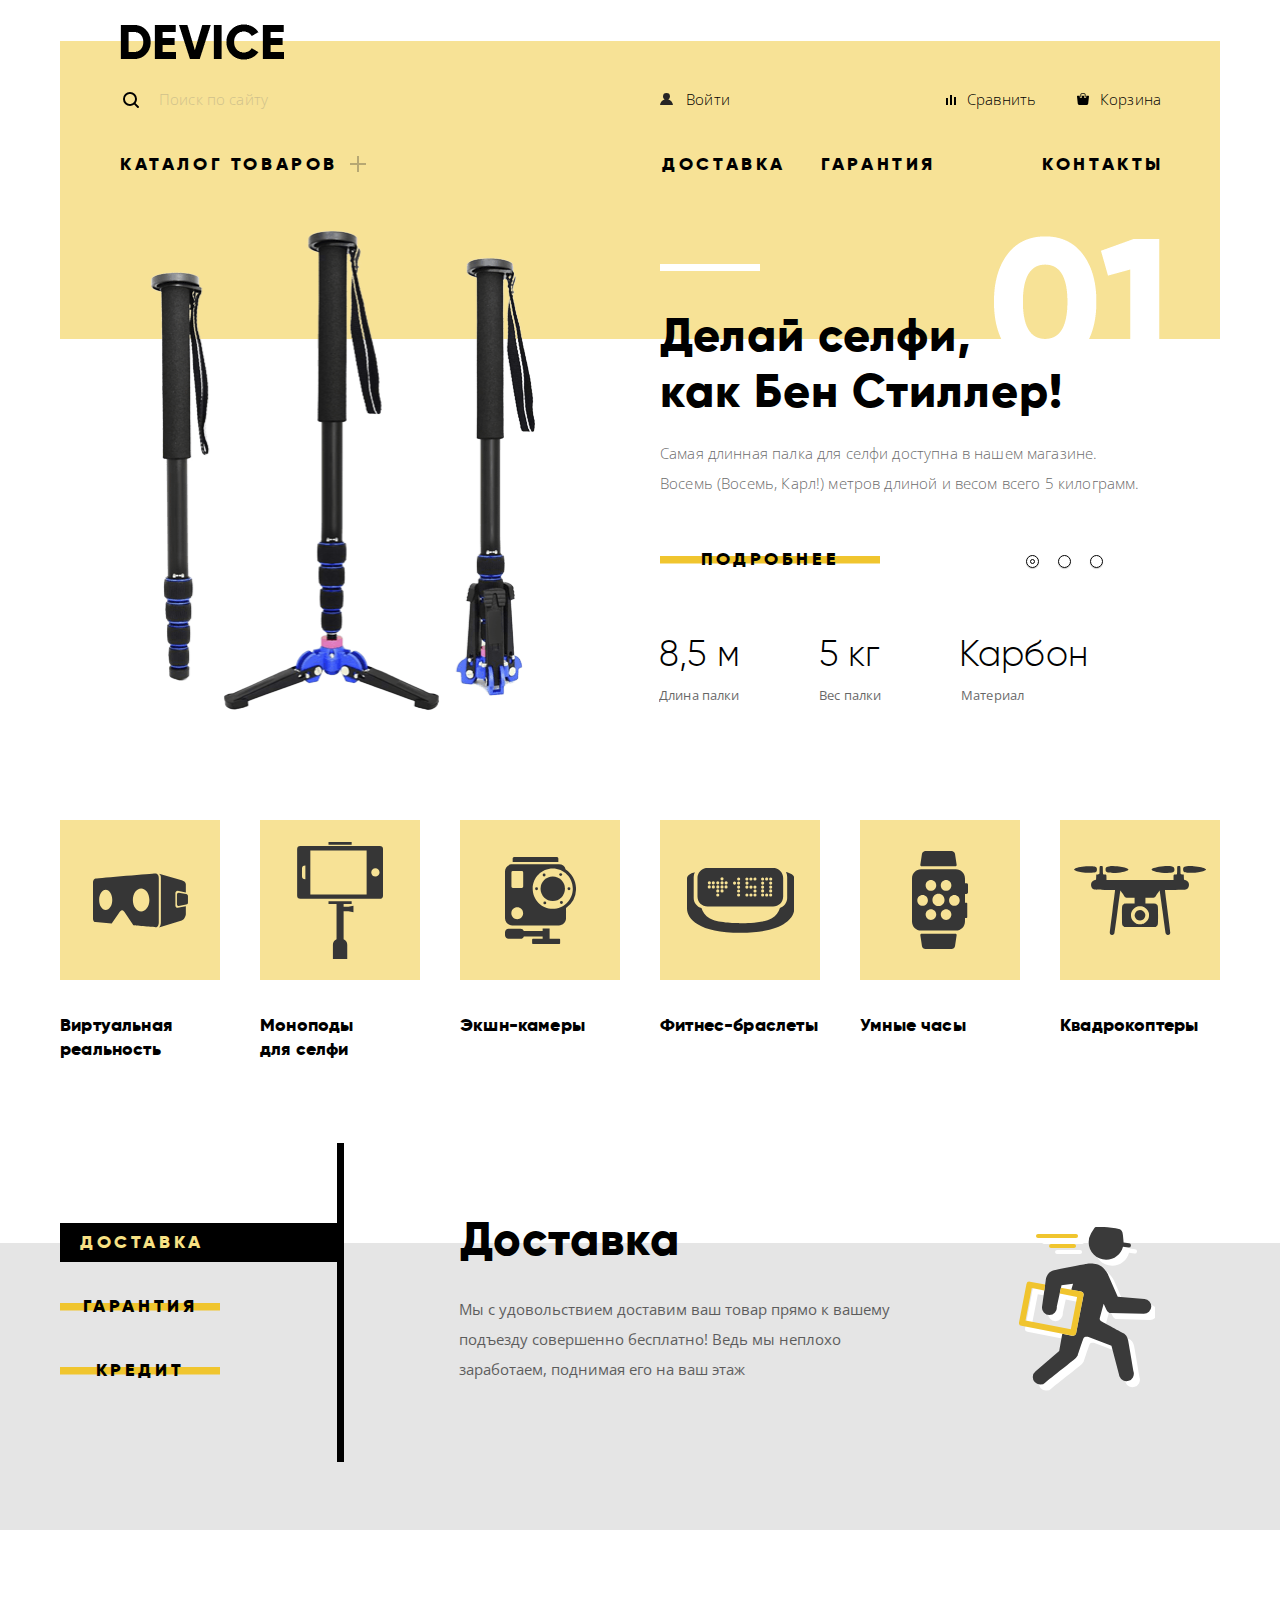
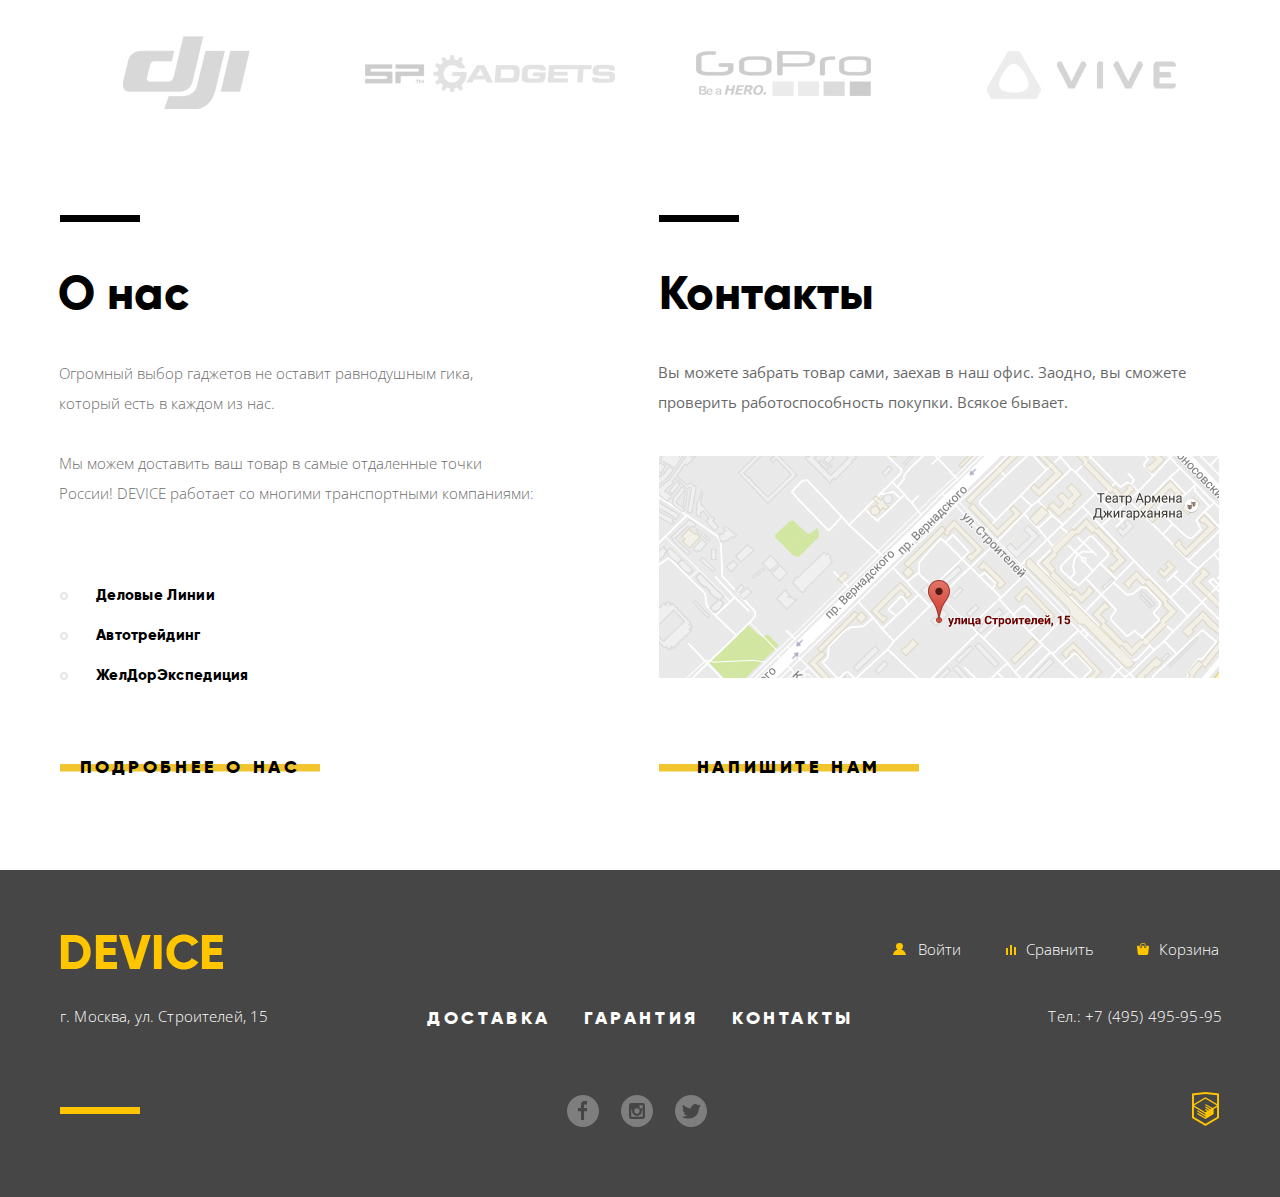
<file: index.html>
<!DOCTYPE html>
<html lang="ru">

<head>
  <meta charset="utf-8">
  <title>HTML Academy: Девайс</title>
  <link href="https://fonts.googleapis.com/css?family=Open+Sans:300,400" rel="stylesheet">
  <link rel="stylesheet" type="text/css" href="css/normalize.css">
  <link rel="stylesheet" type="text/css" href="css/css.min.css">
</head>
<body>
  <div class="fixed-overlay">
    <form class="popup-write-us" id="modal-popap" action="https://echo.htmlacademy.ru" method="get">
      <div class="haf-width">
        <label for="name">Ваше имя</label>
        <input type="text" name="login" id="name" placeholder="Имя Фамилия" tabindex="1" autofocus>
      </div>
      <div class="haf-width">
        <label for="email">Ваш e-mail</label>
        <input type="email" name="email" id="email" placeholder="email@example.com" tabindex="2">
      </div>
      <div class="textarea-box">
        <label for="text">Текст письма</label>
        <textarea name="text" id="text" placeholder="В свободной форме" tabindex="3"></textarea>
      </div>
      <a href="#" class="close-popup"></a>
      <input class="button" type="submit" name="button" value="Отправить">
    </form>
  </div>
  <div class="fixed-overlay-map">
    <div class="popup-map">
      <iframe src="https://yandex.ru/map-widget/v1/-/CBUjq8HELC" width="960" height="599"></iframe>
      <img src="img/map-big.png" width="960" height="599" alt="Адрес интернет-магазина device г. Москва, ул. Строителей, 15">
      <a href="#" class="close-popup-map"></a>
    </div>
  </div>
  <header class="main-header">
    <a class="main-header-logo">
        <img src="img/logo-nav.png" width="164" height="36" alt="Логотип интернет-магазина DEVICE">
      </a>
    <nav class="main-navigation">
      <!-- пользовательская навигация -->
      <ul class="user-navigation">
        <li>
          <input type="search" name="search" class="search-active" placeholder="Поиск по сайту">
          <button class="search-btn">Найти</button>
          <div class="black-line"></div>
        </li>
        <li><a class="log-in" href="#">Войти</a></li>
        <li><a class="compare" href="#">Сравнить</a></li>
        <li><a class="basket" href="#">Корзина</a></li>
      </ul>
      <!-- основная навигация -->
      <ul class="site-navigation">
        <li>
          <a class="drop-menu" href="catalog.html">Каталог товаров </a>
          <ul class="sub-menu" tabindex="1">
            <li><a href="#">Виртуальная реальность</a></li>
            <li><a href="#">Фитнес браслеты</a></li>
            <li><a href="#">Квадрокоптеры</a></li>
            <li><a href="#">Моноподы для селфи</a></li>
            <li><a href="#">Умные часы</a></li>
            <li><a href="#">Экшн-камеры</a></li>
          </ul>
        </li>
        <li><a href="#">Доставка </a></li>
        <li><a href="#">Гарантия </a></li>
        <li><a href="#">Контакты </a></li>
      </ul>
    </nav>
  </header>
  <main class="container">
    <!-- Слайдер -->
    <div class="page-slider">
      <input class="visibility-hidden" type="radio" id="slider-1" name="radio" checked>
      <input class="visibility-hidden" type="radio" id="slider-2" name="radio">
      <input class="visibility-hidden" type="radio" id="slider-3" name="radio">
      <div class="slider-controls">
        <label for="slider-1"></label>
        <label for="slider-2"></label>
        <label for="slider-3"></label>
      </div>
      <!-- Слайдер-1 -->
      <section class="slider">
        <div class="slider-photo">
          <img src="img/slider-1.png" width="385" height="486" alt="селфи палка">
        </div>
        <div class="slider-content">
          <h2> Делай селфи,<br> как Бен Стиллер!</h2>
          <p>Самая длинная палка для селфи доступна в нашем магазине.
            <br> Восемь (Восемь, Карл!) метров длиной и весом всего 5 килограмм.</p>
          <a class="button" href="#">Подробнее</a>
          <table class="characteristic">
            <tr>
              <th>8,5 м</th>
              <th>5 кг</th>
              <th>Карбон</th>
            </tr>
            <tr>
              <td>Длина палки</td>
              <td>Вес палки</td>
              <td>Материал</td>
            </tr>
          </table>
        </div>
      </section>
      <!-- Слайдер-2 -->
      <section class="slider">
        <div class="slider-photo">
          <img src="img/slider-2.png" width="345" height="485" alt="smart-watch">
        </div>
        <div class="slider-content">
          <h2> Худеем <br> правильно!</h2>
          <p>Мотивирующие фитнес-браслеты помогут найти в себе силы
            <br> не пропускать занятия и соблюдать диету.</p>
          <a class="button" href="#">Подробнее</a>
          <table class="characteristic">
            <tr>
              <th>48 часов</th>
            </tr>
            <tr>
              <td>Без подзарядки</td>
            </tr>
          </table>
        </div>
      </section>
      <!-- Слайдер -3 -->
      <section class="slider">
        <div class="slider-photo">
          <img src="img/slider-3.png" width="526" height="334" alt="Квадрокоптер">
        </div>
        <div class="slider-content">
          <h2> Порхает как бабочка,<br> жалит как пчела!</h2>
          <p>Этот обычный, на первый взгляд, квадрокоптер оснащен
            <br> мощным лазером, замаскированным под стандартную камеру.</p>
          <a class="button" href="#">Подробнее</a>
          <table class="characteristic">
            <tr>
              <th>800 м</th>
              <th>50 м</th>
            </tr>
            <tr>
              <td>Дальность полета</td>
              <td>Радиус поражения</td>
            </tr>
          </table>
        </div>
      </section>
    </div>
    <!-- продукты -->
    <section class="page-product">
      <h2 class="visibility-hidden">Скрытый заголовок</h2>
      <ul>
        <li><a href="#"><img src="img/popular-1.svg" width="95" height="55" alt="VR"></a>
          <p>Виртуальная
            <br> реальность</p>
        </li>
        <li><a href="#"><img src="img/popular-2.svg" width="86" height="117" alt="Monophod for selfi"></a>
          <p> Моноподы
            <br> для селфи</p>
        </li>
        <li><a href="#"><img src="img/popular-3.svg" width="71" height="87" alt="Action-camera"></a>
          <p>Экшн-камеры</p>
        </li>
        <li><a href="#"><img src="img/popular-4.svg" width="107" height="65" alt="fitnes-bracelets"></a>
          <p>Фитнес-браслеты</p>
        </li>
        <li><a href="#"><img src="img/popular-5.svg" width="56" height="98" alt="smart watch"></a>
          <p>Умные часы</p>
        </li>
        <li><a href="#"><img src="img/poppular-6.svg" width="132" height="69" alt="quadcopters"></a>
          <p>Квадрокоптеры</p>
        </li>
      </ul>
    </section>
    <!-- блок услуги -->
    <section class="page-conditions">
      <div class="wrapper">
        <input class="visibility-hidden" type="radio" id="delivery" name="toggle-service" checked>
        <input class="visibility-hidden" type="radio" id="guarantee" name="toggle-service">
        <input class="visibility-hidden" type="radio" id="credit" name="toggle-service">
        <div class="conditions-menu">
          <label class="button conditions-item" for="delivery">Доставка</label>
          <label class="button conditions-item" for="guarantee">Гарантия</label>
          <label class="button conditions-item" for="credit">Кредит</label>
        </div>
        <div class="slider-conditions">
          <!-- Информация по доставке -->
          <div class="page-delivery">
            <div class="delivery-content">
              <h2>Доставка</h2>
              <p>Мы с удовольствием доставим ваш товар прямо к вашему
                <br> подъезду совершенно бесплатно! Ведь мы неплохо
                <br> заработаем, поднимая его на ваш этаж</p>
              <img src="img/delivery.svg" width="136" height="164" alt="Бегущий почальон">
            </div>
          </div>
          <!-- Информация о гарантии -->
          <div class="page-guarantee">
            <div class="guarantee-content">
              <h2>Гарантия</h2>
              <p>Если из-за возгорания купленного у нас товара у вас сгорит
                <br> дом — не переживайте, мы выдадим вам новый.
                <br>Товар, не дом, конечно же.</p>
              <img src="img/warranty.svg" width="171" height="195" alt="Гарантия">
            </div>
          </div>
          <!-- Информации о кредитах -->
          <div class="page-credit">
            <div class="credit-content">
              <h2>Кредит</h2>
              <p>Залезть в долговую яму стало проще! Кредитные
                <br> консультанты подберут для вас наиболее выгодные
                <br> условия кредита. Выгодные для нашего банка, разумеется.</p>
              <img src="img/credit.svg" width="156" height="188" alt="человек с рюкзаком">
            </div>
          </div>
        </div>
      </div>
    </section>
    <!-- партнеры -->
    <section class="partners">
      <h2 class="visibility-hidden">Скрытый заголовок</h2>
      <ul>
        <li><a href="#"><img src="img/logo-1.png" width="260" height="100" alt="partners"></a></li>
        <li><a href="#"><img src="img/logo-2.png" width="260" height="100" alt="partners"></a></li>
        <li><a href="#"><img src="img/logo-3.png" width="260" height="100" alt="partners"></a></li>
        <li><a href="#"><img src="img/logo-4.png" width="260" height="100" alt="partners"></a></li>
      </ul>
    </section>
    <!-- блок о нас -->
    <div class="wrapper-info-contacts">
      <section class="info-about-as">
        <h2>О нас</h2>
        <p>Огромный выбор гаджетов не оставит равнодушным гика,
          <br> который есть в каждом из нас.</p>
        <p>Мы можем доставить ваш товар в самые отдаленные точки
          <br> России! DEVICE работает со многими транспортными компаниями:</p>
        <ul>
          <li>Деловые Линии</li>
          <li>Автотрейдинг</li>
          <li>ЖелДорЭкспедиция</li>
        </ul>
        <a class="button" href="#">Подробнее о нас</a>
      </section>
      <!-- контакты -->
      <section class="contacts">
        <h2>Контакты</h2>
        <p>Вы можете забрать товар сами, заехав в наш офис. Заодно, вы сможете проверить работоспособность покупки. Всякое бывает.</p>
        <div class="map"><a class="modal-map" href=""><img src="img/small-map.png" width="560" height="222" alt="Map"></a></div>
        <a class="button modal-popup-write" href="#modal-popap">Напишите нам</a>
      </section>
    </div>
  </main>
  <!-- footer -->
  <footer class="page-footer">
    <div class="wrapper">
      <div class="wrapper-logo">
        <a class="footer-logo">
        <img src="img/footer-logo.png" width="163" height="36" alt="Логотип интернет-магазина DEVICE">
      </a>
        <p class="footer-adress">г. Москва, ул. Строителей, 15</p>
      </div>
      <!-- футер навигация -->
      <div class="wrapper-site-nav">
        <ul class="footer-nav">
          <li><a href="#">ДОСТАВКА</a></li>
          <li><a href="#">ГАРАНТИЯ</a></li>
          <li><a href="#">КОНТАКТЫ</a></li>
        </ul>
        <!-- социальные кнопки -->
        <ul class="social-btn">
          <li><a class="fb" href="#" aria-label="Фейсбук"></a></li>
          <li><a class="inst" href="#" aria-label="Инстаграм"></a></li>
          <li><a class="tw" href="#" aria-label="Твиттер"></a></li>
        </ul>
      </div>
      <!-- юзерская навигация -->
      <div class="footer-user-navigation">
        <ul>
          <li><a class="footer-login" href="#">Войти</a></li>
          <li><a class="footer-compare" href="#">Сравнить</a></li>
          <li><a class="footer-basket" href="#">Корзина</a></li>
        </ul>
        <p class="footer-number">Тел.: +7 (495) 495-95-95</p>
        <a class="html-academy-link" href="https://htmlacademy.ru/intensive/htmlcss" aria-label="Переход на страницу базовый интенсив html/css уровень 1"></a>
      </div>
    </div>
  </footer>
  <script src="js/script.min.js"></script>
</body>

</html>
</file>
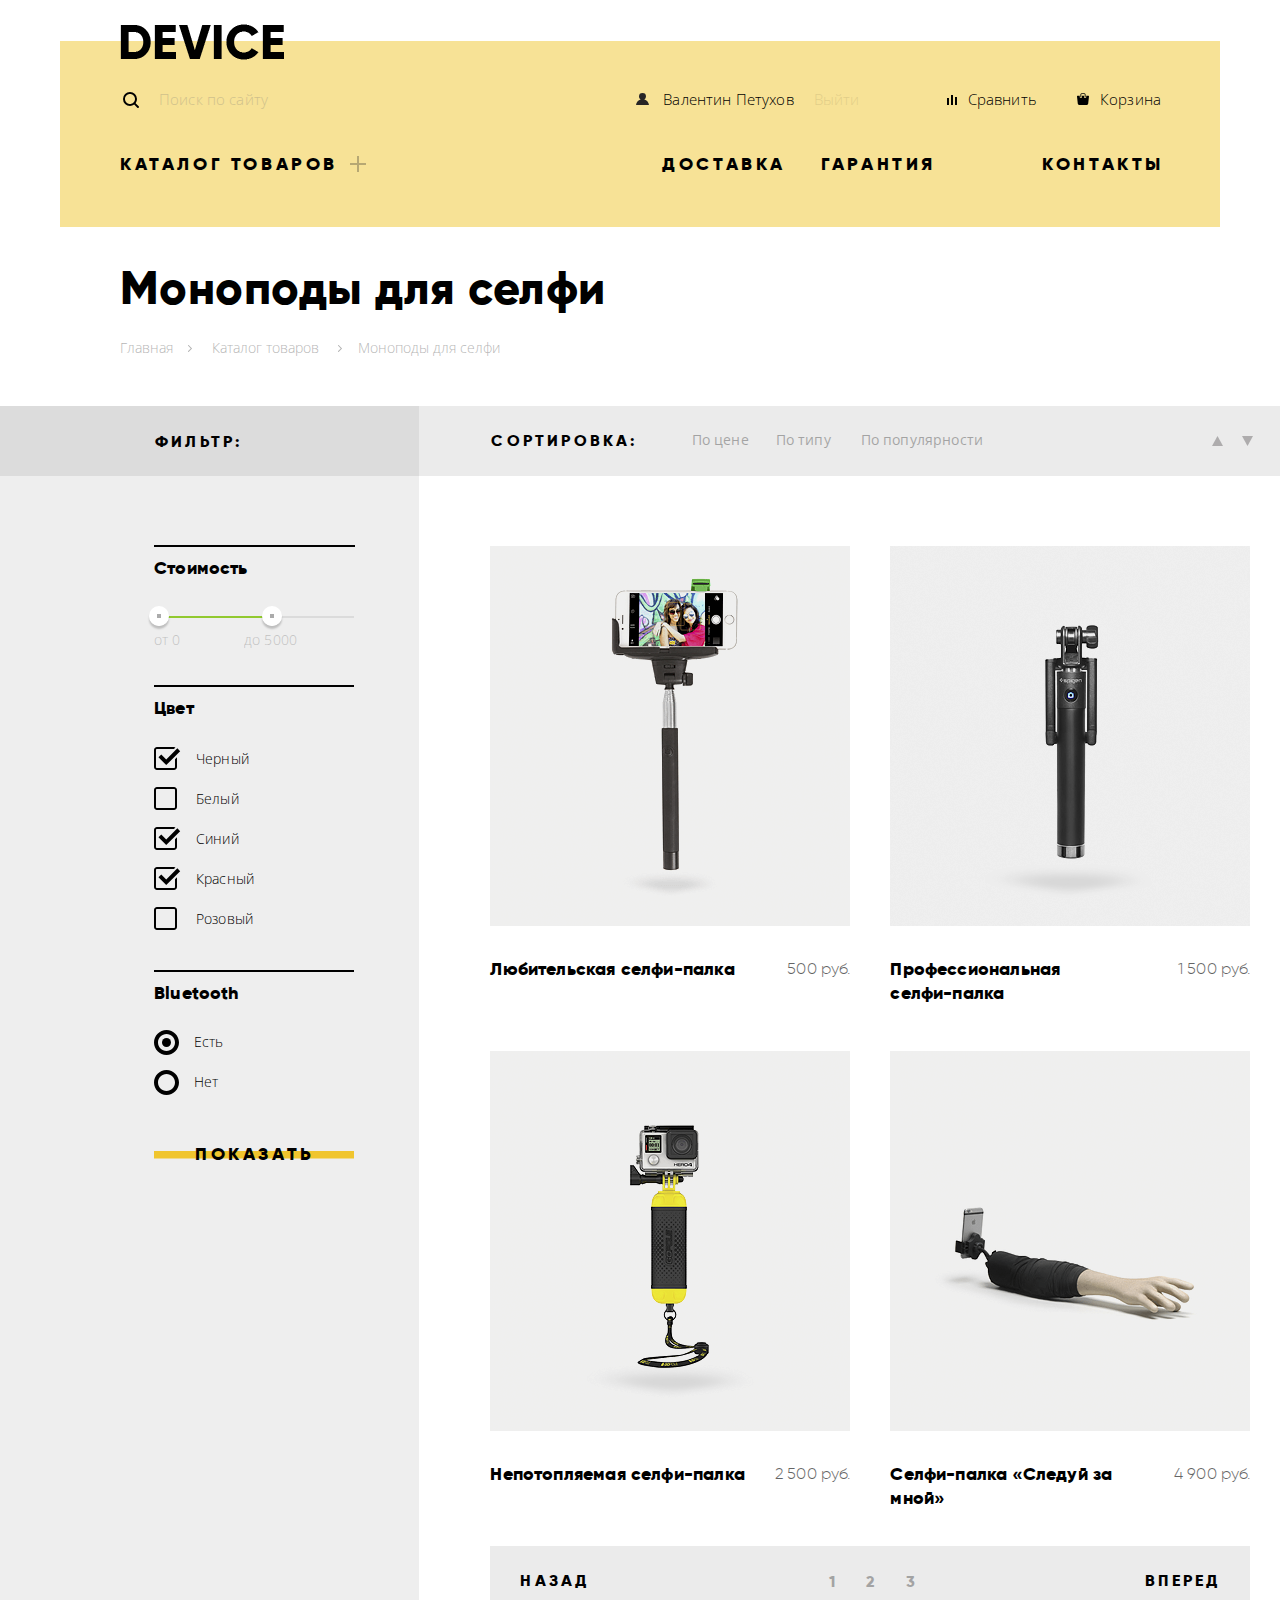
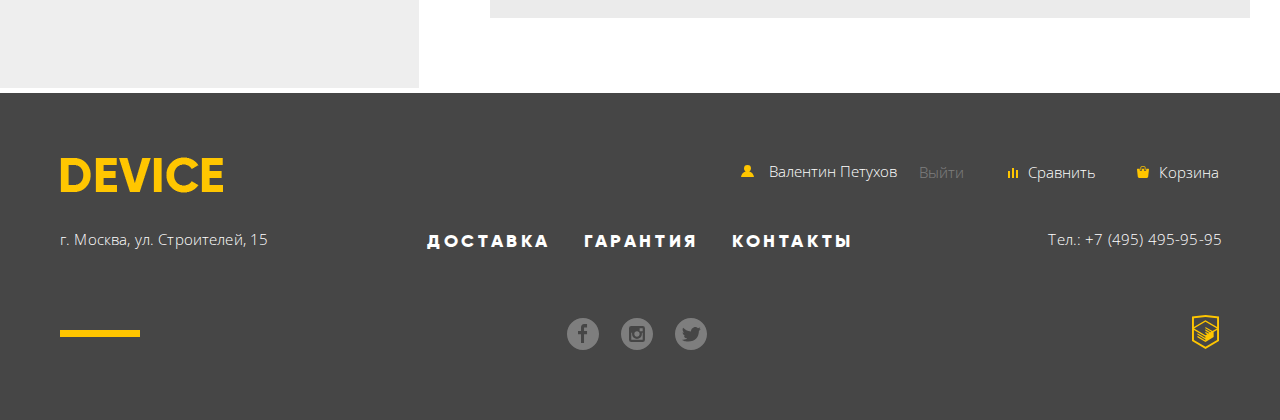
<file: catalog.html>
<!DOCTYPE html>
<html lang="ru">

<head>
  <meta charset="utf-8">
  <title>HTML Academy: Девайс</title>
  <link href="https://fonts.googleapis.com/css?family=Open+Sans:300,400" rel="stylesheet">
  <link rel="stylesheet" type="text/css" href="css/normalize.css">
  <link rel="stylesheet" type="text/css" href="css/css.min.css">
</head>

<body>
  <header class="main-header">
    <a class="main-header-logo" href="index.html">
        <img src="img/logo-nav.png" width="164" height="36" alt="Логотип интернет-магазина DEVICE">
      </a>
    <nav class="main-navigation">
      <!-- пользовательская навигация -->
      <div class="user-nav-catalog">
        <ul class="user-navigation">
          <li>
            <input class="search-active" type="search" name="search" placeholder="Поиск по сайту">
            <button class="search-btn">Найти</button>
            <div class="black-line"></div>
          </li>
          <li><a class="user-profile" href="#">Валентин Петухов</a></li>
          <li><a class="log-out" href="#">Выйти</a></li>
          <li><a class="compare" href="#">Сравнить</a></li>
          <li><a class="basket" href="#">Корзина</a></li>
        </ul>
      </div>
      <!-- основная навигация -->
      <div class="site-nav-catalog">
        <ul class="site-navigation">
          <li>
            <a class="drop-menu"> Каталог товаров</a>
            <ul class="sub-menu">
              <li><a href="#">Виртуальная реальность</a></li>
              <li><a href="#">Фитнес браслеты</a></li>
              <li><a href="#">Квадрокоптеры</a></li>
              <li><a href="#">Моноподы для селфи</a></li>
              <li><a href="#">Умные часы</a></li>
              <li><a href="#">Экшн-камеры</a></li>
            </ul>
          </li>
          <li class="list-item"><a href="#">Доставка</a></li>
          <li><a href="#">Гарантия</a></li>
          <li><a href="#">Контакты</a></li>
        </ul>
      </div>
    </nav>
  </header>
  <!-- основной контент -->
  <main class="container">
    <section class="catalog-nav">
      <h1 class="page-title">Моноподы для селфи</h1>
      <ul class="breadcrumbs">
        <li><a href="index.html">Главная</a> </li>
        <li>Каталог товаров</li>
        <li><a href="#">Моноподы для селфи</a></li>
      </ul>
    </section>
    <div class="filters-catalog-wrapper">
      <section class="filters">
        <div class="filters-caption-wrapper">
          <h2>Фильтр:</h2>
        </div>
        <form class="form-wrapper" action="https://htmlacademy.ru" method="get">
          <div class="filter-range">
            <b class="filter-range-title">Стоимость</b>
            <div class="range-controls">
              <div class="scale">
                <div class="bar"></div>
                <div class="range-toggle range-toggle-min"></div>
                <div class="range-toggle range-toggle-max"></div>
              </div>
            </div>
            <div class="price-controls">
              <label class="min-price">от 0
                <input type="text" name="min-price">
              </label>
              <label class="max-prise">до 5000
                <input type="text" name="max-prise">
              </label>
            </div>
          </div>
          <b>Цвет</b>
          <label for="black">
            <input type="checkbox" name="black" id="black" checked><span></span>Черный</label>
          <label for="white">
            <input type="checkbox" name="white" id="white"><span></span>Белый</label>
          <label for="blue">
            <input type="checkbox" name="blue" id="blue" checked><span></span>Синий</label>
          <label for="red">
            <input type="checkbox" name="red" id="red" checked><span></span>Красный</label>
          <label for="pink">
            <input type="checkbox" name="pink" id="pink"><span></span>Розовый</label>
          <b class="bluetooth">Bluetooth</b>
          <label for="true">
            <input type="radio" name="radio" id="true" checked><i></i> Есть</label>
          <label for="false">
            <input type="radio" name="radio" id="false"><i></i>Нет</label>
          <input class="button" type="submit" name="wiev" value="Показать">
        </form>
      </section>
      <!-- Каталог -->
      <section class="catalog">
        <div class="catalog-sorting">
          <h2>Сортировка:</h2>
          <ul class="sorting">
            <li><a href="#">По цене</a></li>
            <li><a href="#">По типу</a></li>
            <li><a href="#">По популярности</a></li>
          </ul>
          <ul class="arrow">
            <li class="arrow-top" aria-label="стрелка вверх"></li>
            <li class="arrow-bottom" aria-label="стрелка вниз"></li>
          </ul>
        </div>
        <div class="catalog-list">
          <article class="catalog-item">
            <img class="img-item" src="img/item-1.png" width="360" height="380" alt="Любительская селфи-палка">
            <div class="item-hover">
              <a class="button" href="#">В корзину</a>
              <a class="compare-sub" href="#">Добавить к сравнению</a>
            </div>
            <div class="item-label">
              <a href="catalog-item.html">
                <h1 class="item-name">Любительская селфи-палка</h1>
              </a>
              <span>500 руб.</span>
            </div>
          </article>
          <article class="catalog-item">
            <img class="img-item" src="img/item-2.png" width="360" height="380" alt="Профессиональная селфи-палка">
            <div class="item-hover">
              <a class="button" href="#">В корзину</a>
              <a class="compare-sub" href="#">Добавить к сравнению</a>
            </div>
            <div class="item-label">
              <a href="catalog-item.html">
                <h1 class="item-name">Профессиональная <br>селфи-палка</h1></a>
              <span>1 500 руб.</span>
            </div>
          </article>
          <article class="catalog-item">
            <img class="img-item" src="img/item-3.png" width="360" height="380" alt="Непотопляемая селфи-палка">
            <div class="item-hover">
              <a class="button" href="#">В корзину</a>
              <a class="compare-sub" href="#">Добавить к сравнению</a>
            </div>
            <div class="item-label">
              <a href="catalog-item.html">
                <h1 class="item-name">Непотопляемая селфи-палка</h1></a>
              <span>2 500 руб.</span>
            </div>
          </article>
          <article class="catalog-item">
            <img class="img-item" src="img/item-4.png" width="360" height="380" alt="Селфи-палка следуй за мной">
            <div class="item-hover">
              <a class="button" href="#">В корзину</a>
              <a class="compare-sub" href="#">Добавить к сравнению</a>
            </div>
            <div class="item-label">
              <a href="catalog-item.html">
                <h1 class="item-name">Селфи-палка «Следуй за<br> мной»</h1></a>
              <span>4 900 руб.</span>
            </div>
          </article>
          <div class="item-hover">
            <a class="button" href="#">В корзину</a>
            <a class="compare-in" href="#">Добавить к сравнению</a>
          </div>
        </div>
        <ul class="pagination-list">
          <li class="pagination-back"><a href="#">Назад</a></li>
          <li class="pagination-item pagination-item-current"><a href="#">1</a></li>
          <li class="pagination-item"><a href="#">2</a></li>
          <li class="pagination-item"><a href="#">3</a></li>
          <li class="pagination-forward"><a href="#">Вперед</a></li>
        </ul>
      </section>
    </div>
  </main>
  <footer class="page-footer">
    <div class="wrapper">
      <div class="wrapper-logo">
        <a class="footer-logo">
        <img src="img/footer-logo.png" width="163" height="36" alt="Логотип интернет-магазина DEVICE">
      </a>
        <p class="footer-adress">г. Москва, ул. Строителей, 15</p>
      </div>
      <!-- футер навигация -->
      <div class="wrapper-site-nav">
        <ul class="footer-nav">
          <li><a href="#">ДОСТАВКА</a></li>
          <li><a href="#">ГАРАНТИЯ</a></li>
          <li><a href="#">КОНТАКТЫ</a></li>
        </ul>
        <!-- социальные кнопки -->
        <ul class="social-btn">
          <li><a class="fb" href="#" aria-label="Фейсбук"></a></li>
          <li><a class="inst" href="#" aria-label="Инстаграм"></a></li>
          <li><a class="tw" href="#" aria-label="Твиттер"></a></li>
        </ul>
      </div>
      <!-- юзерская навигация -->
      <div class="footer-user-navigation">
        <ul class="user-nav-list">
          <li class="user-profile"><a href="#">Валентин Петухов</a></li>
          <li class="log-out"><a href="#">Выйти</a></li>
          <li class="footer-compare"><a href="#">Сравнить</a></li>
          <li class="footer-basket"><a href="#">Корзина</a></li>
        </ul>
        <p class="footer-number">Тел.: +7 (495) 495-95-95</p>
        <a class="html-academy-link" href="https://htmlacademy.ru/intensive/htmlcss" aria-label="Переход на страницу базовый интенсив html/css уровень 1"></a>
      </div>
    </div>
  </footer>
</body>

</html>
</file>
<file: css/css.min.css>
@-webkit-keyframes bounce{0%{-webkit-transform:translateY(-2000px) translate(-50%,-50%);transform:translateY(-2000px) translate(-50%,-50%)}70%{-webkit-transform:translateY(30px) translate(-50%,-50%);transform:translateY(30px) translate(-50%,-50%)}90%{-webkit-transform:translateY(-10px) translate(-50%,-50%);transform:translateY(-10px) translate(-50%,-50%)}to{-webkit-transform:translateY(0) translate(-50%,-50%);transform:translateY(0) translate(-50%,-50%)}}@keyframes bounce{0%{-webkit-transform:translateY(-2000px) translate(-50%,-50%);transform:translateY(-2000px) translate(-50%,-50%)}70%{-webkit-transform:translateY(30px) translate(-50%,-50%);transform:translateY(30px) translate(-50%,-50%)}90%{-webkit-transform:translateY(-10px) translate(-50%,-50%);transform:translateY(-10px) translate(-50%,-50%)}to{-webkit-transform:translateY(0) translate(-50%,-50%);transform:translateY(0) translate(-50%,-50%)}}@font-face{font-family:'gilroyextrabold';font-weight:700;font-style:normal;src:url(../fonts/gilroyextrabold.woff2) format('woff2');src:url(../fonts/gilroyextrabold.woff) format('woff')}@font-face{font-family:'gilroylight';font-weight:lighter;font-style:normal;src:url(../fonts/gilroylight.woff2) format('woff2');src:url(../fonts/gilroylight.woff) format('woff')}html{-webkit-box-sizing:border-box;box-sizing:border-box}*,::after,::before{-webkit-box-sizing:inherit;box-sizing:inherit}body{font-family:'Open sans',Arial,sans-serif;font-size:15px;line-height:30px;margin:0;padding:0;letter-spacing:.01em;color:#000;background-color:#fff}a{text-decoration:none}.visibility-hidden{position:absolute;overflow:hidden;clip:rect(0 0 0 0);width:1px;height:1px;margin:-1px;padding:0;white-space:nowrap;border:0;-webkit-clip-path:inset(100%);clip-path:inset(100%)}.fixed-overlay{display:none;position:fixed;z-index:40;top:0;left:0;overflow:auto;width:100%;height:100%}.close-popup{position:absolute;top:20px;right:20px;width:55px;height:55px;cursor:pointer;opacity:.5;background-image:url(../img/modal-close.svg);background-repeat:no-repeat;background-position:0 0}.close-popup:focus,.close-popup:hover{opacity:1}.close-popup:active{opacity:.3}.popup-write-us label{font-family:'gilroyextrabold',Arial,sans-serif;font-size:18px;line-height:24px;padding-bottom:9px}.popup-write-us,.popup-write-us .haf-width{display:-webkit-box;display:-ms-flexbox;display:flex}.popup-write-us{position:absolute;top:50%;left:50%;padding:94px 100px 50px;-webkit-transform:translate(-50%,-50%);-ms-transform:translate(-50%,-50%);transform:translate(-50%,-50%);-webkit-animation-name:bounce;animation-name:bounce;-webkit-animation-duration:.8s;animation-duration:.8s;background-color:#fff;-webkit-box-shadow:0 0 7px 7px rgba(238,238,238,.5);box-shadow:0 0 7px 7px rgba(238,238,238,.5);-ms-flex-wrap:wrap;flex-wrap:wrap;-webkit-box-align:start;-ms-flex-align:start;align-items:flex-start;width:960px}.popup-write-us .haf-width{flex-direction:column;-webkit-box-orient:vertical;-webkit-box-direction:normal;-ms-flex-direction:column;width:360px;margin-right:38px;margin-bottom:20px}.popup-write-us .haf-width:nth-child(2){margin-right:0}.haf-width input{padding:18px 0 18px 18px;border:0;background-color:#f2f2f2}.popup-write-us .textarea-box{display:-webkit-box;display:-ms-flexbox;display:flex;flex-direction:column;width:760px;-webkit-box-orient:vertical;-webkit-box-direction:normal;-ms-flex-direction:column}.textarea-box textarea{padding-top:18px;padding-bottom:85px;padding-left:18px;border:0;background-color:#f2f2f2}.popup-write-us .button{margin-top:44px;background-color:#fff}.popup-write-us input:focus,.popup-write-us textarea:focus{outline:3px solid #f7e296}.fixed-overlay-map{position:fixed;z-index:40;top:0;left:0;display:none;overflow:auto;width:100%;height:100%}.popup-map iframe{border:0}.popup-map{position:absolute;top:50%;left:50%;width:960px;height:559px;-webkit-transform:translate(-50%,-50%);-ms-transform:translate(-50%,-50%);transform:translate(-50%,-50%);-webkit-animation-name:bounce;animation-name:bounce;-webkit-animation-duration:.6s;animation-duration:.6s;-ms-flex-wrap:wrap;flex-wrap:wrap;-webkit-box-align:start;-ms-flex-align:start;align-items:flex-start}.popup-map img{display:none}.close-popup-map{position:absolute;top:20px;right:20px;width:55px;height:55px;cursor:pointer;opacity:.5;background-image:url(../img/modal-close.svg);background-repeat:no-repeat;background-position:0 0}.close-popup-map:focus,.close-popup-map:hover{opacity:1}.close-popup-map:active{opacity:.3}.modal-show{display:block}.button{font-family:'gilroyextrabold',Arial,sans-serif;font-size:18px;font-weight:700;line-height:24px;width:220px;padding:7px 0 8px;cursor:pointer;text-align:center;vertical-align:middle;letter-spacing:.2em;text-transform:uppercase;color:#000;border:0;outline:0;background-color:transparent;background-image:-webkit-linear-gradient(top,transparent 16px,#f0c52e 16px,#f0c52e 23px,transparent 24px);background-image:-o-linear-gradient(top,transparent 16px,#f0c52e 16px,#f0c52e 23px,transparent 24px);background-image:linear-gradient(to bottom,transparent 16px,#f0c52e 16px,#f0c52e 23px,transparent 24px)}.wrapper-info-contacts .button{width:260px;letter-spacing:.2em}.button:focus,.button:hover{opacity:1;background-color:#f0c52e;background-image:none}.button:active{opacity:.3}input [type=text]:focus{border:2px solid #f7e296}.main-header{width:1160px;margin:41px auto 0;padding:0 60px;background-color:#f7e296}.main-header-logo img,.search-btn{position:absolute;top:24px}.user-navigation input[type=search]{font-family:inherit;font-size:inherit;font-weight:lighter;letter-spacing:.01em;opacity:.3;border:0;background-color:#f7e296}.search-btn{font-family:inherit;font-size:inherit;top:-17px;left:300px;width:85px;height:49px;cursor:pointer;border:2px solid #000;outline:0;background-color:inherit;display:none}.search-active:active~.black-line,.search-active:focus~.black-line,.search-active:focus~.search-btn{display:block}.user-navigation .black-line{position:absolute;left:-33px;width:333px;height:2px;background-color:#000}.black-line{display:none}.user-navigation{display:-webkit-box;display:-ms-flexbox;display:flex;width:1040px;margin:20px 0;padding-top:43px}.user-navigation,.user-navigation li{position:relative}.user-navigation li:first-child{margin-right:auto;margin-left:-3px}.user-navigation li:nth-child(2){font-weight:lighter;margin-right:237px}.user-navigation li:nth-child(3){font-weight:lighter;width:69px;margin-right:64px}.user-navigation li:last-child{font-weight:lighter;margin-right:-1px;-ms-flex-item-align:end;align-self:flex-end}.user-navigation li:first-child::before{position:absolute;top:3px;left:-34px;width:16px;height:16px;content:url(../img/search.svg)}.log-in::before{position:absolute;right:57px;width:13px;height:12px;content:url(../img/user.svg)}.basket::before,.compare::before{position:absolute;right:80px;width:10px;height:10px;content:url(../img/compare.svg)}.basket::before{right:72px;width:12px;height:12px;content:url(../img/cart.svg)}.site-navigation{position:relative;display:-webkit-box;display:-ms-flexbox;display:flex;width:1040px;margin:38px 0 0;padding:0 0 163px;-ms-flex-wrap:wrap;flex-wrap:wrap;-webkit-box-pack:justify;-ms-flex-pack:justify;justify-content:space-between}.site-navigation>li{margin-right:-72px;letter-spacing:.2em}.site-navigation>li:first-child{margin-right:auto}.site-navigation>li:nth-child(2){width:117px;margin-right:42px}.site-navigation>li:nth-child(3){width:120px;margin-right:101px}.site-navigation>li:last-child{margin-right:-4px}.drop-menu::after{position:absolute;top:2px;left:230px;content:url(../img/plus.svg);opacity:.3}.site-navigation ul{position:absolute;z-index:1;display:-webkit-box;display:-ms-flexbox;display:flex;width:1160px;margin:0 0 0 -60px;padding:23px 0 32px;letter-spacing:0;background-color:#f7e296;-ms-flex-wrap:wrap;flex-wrap:wrap}.sub-menu li{padding-right:36px}.sub-menu li:nth-child(1){padding-right:59px;padding-left:60px}.sub-menu li:nth-child(2){padding-right:77px}.sub-menu li:nth-child(3){padding-right:320px}.sub-menu li:nth-child(4){padding-right:85px;padding-left:60px}.sub-menu li:nth-child(5){padding-right:600px}.sub-menu li:nth-child(6){padding-right:800px;padding-left:60px}.sub-menu{visibility:hidden}.drop-menu:hover+.sub-menu,.sub-menu:hover{z-index:10;visibility:visible}.sub-menu:hover{background-color:#f7e296}.main-header a:focus,.main-header a:hover{opacity:.6}.main-header a:active{opacity:.3}.main-navigation{font-size:15px;font-weight:lighter;line-height:30px}.site-navigation,.site-navigation ul,.user-navigation{list-style:none}.site-navigation a,.user-navigation a{color:#000}.site-navigation a:focus,.site-navigation a:hover,.user-navigation a:focus,.user-navigation a:hover{opacity:.6}.site-navigation a:active,.user-navigation a:active{opacity:.3}.site-navigation{font-family:'gilroyextrabold',Arial,sans-serif;font-size:18px;font-weight:700;line-height:24px;text-transform:uppercase}.site-navigation .sub-menu{font-family:'Open sans',Arial,sans-serif;font-size:15px;font-weight:lighter;line-height:36px;text-transform:none}.page-slider,.slider{position:relative}.slider{display:-webkit-box;display:-ms-flexbox;display:flex;width:1040px;margin:-112px auto 0;padding:0}.slider:first-of-type{margin-bottom:98px}.slider:nth-of-type(2){margin-bottom:87px}.slider:last-of-type{margin-bottom:117px}.slider:first-of-type .slider-photo{margin:0 125px 0 30px}.slider:nth-of-type(2) .slider-photo{margin:12px 138px 0 55px}.slider:last-of-type .slider-photo{margin:66px 42px 0 -11px}.page-slider section:last-of-type{width:1076px}.slider .slider-content{display:-webkit-box;display:-ms-flexbox;display:flex;flex-direction:column;margin:0;padding:0;-webkit-box-orient:vertical;-webkit-box-direction:normal;-ms-flex-direction:column;-webkit-box-align:start;-ms-flex-align:start;align-items:flex-start}.slider h2{font-family:'gilroyextrabold',Arial,sans-serif;font-size:47px;font-weight:700;line-height:56px;z-index:1;margin:80px 0 0;padding:0;letter-spacing:.02em}.slider:nth-of-type(2) h2{font-family:'gilroyextrabold',Arial,sans-serif;font-size:47px;line-height:56px;margin:79px 0 0;padding:0}.slider p{font-family:'Open sans',Arial,sans-serif;font-weight:lighter;margin:19px 0 42px;padding:0;letter-spacing:.01em;opacity:.6}.slider:first-of-type .slider-content::before{position:absolute;top:37px;width:100px;height:7px;content:'';background-color:#fff}.slider:nth-of-type(2) .slider-content::before{position:absolute;top:37px;right:400px;width:100px;height:7px;content:'';background-color:#fff}.slider:last-of-type .slider-content:before{position:absolute;top:37px;right:418px;width:100px;height:7px;content:'';background-color:#fff}.slider:first-of-type .slider-photo::before{position:absolute;top:9px;right:0;content:url(../img/01.png)}.slider:nth-of-type(2) .slider-photo::before{position:absolute;top:10px;right:-5px;content:url(../img/02.png)}.slider:last-of-type .slider-photo:before{position:absolute;top:10px;right:11px;content:url(../img/03.png)}.slider-content table{flex-direction:column;margin-top:51px;margin-left:-1px;-webkit-box-orient:vertical;-webkit-box-direction:normal;-ms-flex-direction:column}.slider-content table,.slider-content tr{display:-webkit-box;display:-ms-flexbox;display:flex}.slider td{font-size:13px;line-height:20px;width:150px;margin:0;padding:0;opacity:.6}.slider td:first-child{width:160px}.slider td:nth-child(2){width:142px}.slider:last-child td:first-child{width:160px}.slider th{font-family:'gilroylight',Arial,sans-serif;font-size:36px;font-weight:lighter;line-height:48px;width:160px;margin:0 0 7px;padding:0;text-align:left}.slider th:nth-child(2){width:140px}.slider-controls{font-size:0;position:absolute;z-index:30;top:326px;right:158px}.page-slider label{display:inline-block;width:13px;height:13px;margin-right:19px;cursor:pointer;border:1px solid #000;border-radius:50%;background-color:transparent;-webkit-box-shadow:0 1px 1px 0 rgba(0,1,1,.2);box-shadow:0 1px 1px 0 rgba(0,1,1,.2)}.page-slider label:first-child::before{position:absolute;top:6px;left:4px;display:none;-webkit-box-sizing:border-box;box-sizing:border-box;width:5px;height:5px;content:'';border:1px solid #000;border-radius:4px}.page-slider label:nth-child(2)::before{position:absolute;top:6px;left:36px;display:none;-webkit-box-sizing:border-box;box-sizing:border-box;width:5px;height:5px;content:'';border:1px solid #000;border-radius:4px}.page-slider label:last-child::before{position:absolute;top:6px;left:68px;display:none;-webkit-box-sizing:border-box;box-sizing:border-box;width:5px;height:5px;content:'';border:1px solid #000;border-radius:4px;-webkit-box-shadow:0 1px 0 0 rgba(0,1,1,.2);box-shadow:0 1px 0 0 rgba(0,1,1,.2)}.slider{display:none}#slider-1:checked~section:first-of-type,#slider-2:checked~section:nth-of-type(2),#slider-3:checked~section:last-of-type{display:-webkit-box;display:-ms-flexbox;display:flex}#slider-1:checked~.slider-controls label:first-of-type::before,#slider-2:checked~.slider-controls label:nth-of-type(2)::before,#slider-3:checked~.slider-controls label:last-of-type::before{display:block}.page-product{width:1160px;margin:0 auto 164px}.page-product a,.page-product ul{display:-webkit-box;display:-ms-flexbox;display:flex}.page-product ul{margin:0;padding:0;list-style:none;-ms-flex-wrap:wrap;flex-wrap:wrap;-webkit-box-pack:justify;-ms-flex-pack:justify;justify-content:space-between}.page-product a{flex-direction:column;width:160px;height:160px;background-color:#f7e296;-webkit-box-orient:vertical;-webkit-box-direction:normal;-ms-flex-direction:column;-webkit-box-pack:center;-ms-flex-pack:center;justify-content:center;-webkit-box-align:center;-ms-flex-align:center;align-items:center}.page-product p{font-family:'gilroyextrabold',Arial,sans-serif;font-size:18px;line-height:24px;margin-top:33px;letter-spacing:.01em}.page-product a:focus,.page-product a:hover{background-color:#f0c52e}.page-product a:active{opacity:.3;background-color:#f0c52e}.page-conditions{position:relative;margin:0 0 94px;padding:0;background-color:#e5e5e5}.conditions-menu,.page-conditions .wrapper{display:-webkit-box;display:-ms-flexbox;display:flex}.page-conditions .wrapper{position:relative;padding:0 10px;width:1160px;margin:0 auto}.conditions-menu::after{position:absolute;top:-100px;left:277px;width:7px;height:319px;content:'';background-color:#000}.conditions-menu{flex-direction:column;width:300px;margin:-20px 123px 0 -10px;padding-bottom:115px;-webkit-box-orient:vertical;-webkit-box-direction:normal;-ms-flex-direction:column}.conditions-menu label{margin-bottom:25px}.slider-conditions .credit-content,.slider-conditions .delivery-content,.slider-conditions .guarantee-content{display:-webkit-box;display:-ms-flexbox;display:flex;width:760px;margin:0;padding:0;-ms-flex-wrap:wrap;flex-wrap:wrap}.slider-conditions .credit-content,.slider-conditions .guarantee-content{-ms-flex-line-pack:end;align-content:flex-end}.slider-conditions img{margin-top:-75px}.guarantee-content img{margin-top:-100px}.credit-content img{margin-top:-97px}.page-conditions h2{font-family:'gilroyextrabold',Arial,sans-serif;font-size:47px;line-height:48px;margin-top:-28px;margin-right:200px;letter-spacing:.02em}.page-conditions p{font-family:'Open sans',Arial,sans-serif;margin-top:-8px;letter-spacing:0;opacity:.6}.delivery-content p{margin-right:129px;margin-left:-1px}.guarantee-content p{margin-right:105px}.credit-content p{margin-right:108px}.form-wrapper input[type=checkbox],.form-wrapper input[type=radio],.page-conditions input,.page-credit,.page-delivery,.page-guarantee,.price-controls input{display:none}#credit:checked~.slider-conditions .page-credit,#delivery:checked~.slider-conditions .page-delivery,#guarantee:checked~.slider-conditions .page-guarantee{display:block}#credit:checked~.conditions-menu .conditions-item:last-child,#delivery:checked~.conditions-menu .conditions-item:first-child,#guarantee:checked~.conditions-menu .conditions-item:nth-child(2){padding-right:257px;padding-left:20px;color:#f7e184;background-color:#000;background-image:none}.conditions-menu .button{width:160px}.partners{width:1160px;margin:0 auto;padding:0}.partners ul{display:-webkit-box;display:-ms-flexbox;display:flex;-ms-flex-wrap:wrap;flex-wrap:wrap;-webkit-box-pack:start;-ms-flex-pack:start;justify-content:flex-start}.partners li:first-child{margin-right:40px;margin-left:-41px}.partners li:nth-child(2){margin-right:40px}.partners li:nth-child(3){margin-right:37px}.partners li:first-child:focus,.partners li:first-child:hover{background-image:url(../img/logo-color-1.png)}.partners li:nth-child(2):focus,.partners li:nth-child(2):hover{background-image:url(../img/logo-color-2.png)}.partners li:nth-child(3):focus,.partners li:nth-child(3):hover{background-image:url(../img/logo-color-3.png)}.partners li:last-child:focus,.partners li:last-child:hover{background-image:url(../img/logo-color-4.png)}.contacts:before,.info-about-as:before,.page-footer .wrapper-logo::after{position:absolute;top:-15px;width:80px;height:7px;content:'';background-color:#000}.contacts,.info-about-as,.wrapper-info-contacts{display:-webkit-box;display:-ms-flexbox;display:flex}.wrapper-info-contacts{position:relative;width:1160px;padding-bottom:83px;-webkit-box-pack:justify;-ms-flex-pack:justify;justify-content:space-between;margin:97px auto 0}.contacts a{margin-top:61px}.info-about-as a{margin-top:33px}.contacts,.info-about-as{flex-direction:column;margin:0;padding:0;-webkit-box-orient:vertical;-webkit-box-direction:normal;-ms-flex-direction:column}.info-about-as{-webkit-box-align:start;-ms-flex-align:start;align-items:flex-start;width:500px}.info-about-as h2{font-size:47px;line-height:48px;margin-bottom:26px;margin-left:-2px}.info-about-as p{font-weight:lighter}.contacts h2,.info-about-as h2,.info-about-as ul{font-family:'gilroyextrabold',Arial,sans-serif}.info-about-as ul{font-weight:700;position:relative;margin-top:57px;padding:0 0 0 36px;letter-spacing:.02em}.info-about-as li:before{position:absolute;left:0;content:url(../img/list-button.svg)}.info-about-as li{margin-bottom:10px}.contacts{width:561px}.contacts h2{font-size:47px;line-height:48px;margin-bottom:25px}.contacts p,.info-about-as p{font-family:'Open sans',Arial,sans-serif;margin-left:-1px;letter-spacing:0;opacity:.6}.contacts img{margin-top:24px}.page-footer{margin:0 auto;padding:0;color:#fff;background-color:#464646}.page-footer .wrapper{display:-webkit-box;display:-ms-flexbox;display:flex;width:1160px;padding:64px 0 55px;-ms-flex-wrap:wrap;flex-wrap:wrap}.page-footer .wrapper-logo,.page-footer .wrapper-site-nav{flex-direction:column;-webkit-box-orient:vertical;-webkit-box-direction:normal;-ms-flex-direction:column}.page-footer .wrapper-logo{position:relative;display:-webkit-box;display:-ms-flexbox;display:flex;margin-right:57px;width:300px}.wrapper-logo p{margin-top:22px}.page-footer .wrapper-logo::after{top:173px;left:0;background-color:#ffc600}.page-footer .wrapper-site-nav{width:440px;margin-top:54px;-webkit-box-align:center;-ms-flex-align:center;align-items:center}.footer-nav{margin-bottom:50px;-webkit-box-pack:justify;-ms-flex-pack:justify;justify-content:space-between}.footer-nav li{margin-right:33px}.footer-nav,.page-footer .wrapper-site-nav,.social-btn{display:-webkit-box;display:-ms-flexbox;display:flex}.social-btn li:first-child{margin-left:-18px}.social-btn li{display:flex;margin-right:22px;opacity:.3}.social-btn .fb,.social-btn .inst,.social-btn .tw{width:32px;height:32px;background-image:url(../img/fb.svg);background-repeat:no-repeat;background-position:0 0}.social-btn .inst,.social-btn .tw{background-image:url(../img/instagram.svg)}.social-btn .tw{background-image:url(../img/twitter.svg)}.page-footer a:focus,.page-footer a:hover,.social-btn a:focus,.social-btn a:hover{opacity:.6}.social-btn li:active{opacity:.1}.footer-user-navigation,.footer-user-navigation ul{display:-webkit-box;display:-ms-flexbox;display:flex;-webkit-box-pack:end;-ms-flex-pack:end;justify-content:flex-end}.footer-user-navigation{width:340px;-ms-flex-wrap:wrap;flex-wrap:wrap;position:relative}.footer-user-navigation ul{margin:0;padding:0;list-style:none}.footer-login::before{position:absolute;right:55px;content:url(../img/user-footer.svg)}.footer-compare::before{position:absolute;right:78px;content:url(../img/compare-footer.svg)}.footer-basket::before{position:absolute;right:70px;content:url(../img/cart-footer.svg)}.footer-user-navigation li{font-weight:lighter;position:relative;margin-left:65px;letter-spacing:0}.footer-user-navigation li:last-child{margin-right:-22px}.footer-user-navigation p{margin-top:-52px;margin-right:-22px}.footer-user-navigation .html-academy-link::before{position:absolute;top:158px;right:-22px;content:url(../img/logo-html.svg)}.container ul,.footer-nav,.footer-user-navigation,.social-btn{list-style:none}.footer-nav a,.footer-user-navigation a,.social-btn a{color:#fff}.page-footer a:active{opacity:.3}.footer-nav{font-family:'gilroyextrabold',Arial,sans-serif;font-size:18px;line-height:24px;letter-spacing:.2em}.page-footer p{font-family:'Open sans',Arial,sans-serif;font-weight:lighter}.user-nav-catalog li:nth-child(2){margin-right:20px;letter-spacing:.01em}.user-nav-catalog li:nth-child(3){margin-right:85px;opacity:.3}.user-nav-catalog li:nth-child(4){margin-right:63px}.user-nav-catalog .user-profile::before{position:absolute;right:145px;content:url(../img/user.svg)}.site-nav-catalog .site-navigation{padding-bottom:51px}.page-title{font-family:'gilroyextrabold',Arial,sans-serif;font-size:47px;font-weight:700;line-height:48px;margin-top:27px;letter-spacing:.01em}.breadcrumbs a,.catalog a{color:#000}.catalog-nav,.catalog-nav ul{display:-webkit-box;display:-ms-flexbox;display:flex;padding:0}.catalog-nav{flex-direction:column;width:1040px;-webkit-box-orient:vertical;-webkit-box-direction:normal;-ms-flex-direction:column;margin:10px auto 0}.catalog-nav ul{margin:-7px 0 46px}.breadcrumbs li{font-family:'Open sans',Arial,sans-serif;font-size:14px;font-weight:lighter;line-height:24px;position:relative;margin-right:39px;letter-spacing:0;opacity:.3}.breadcrumbs li:focus,.breadcrumbs li:hover{opacity:.6}.breadcrumbs li:active{opacity:.1}.breadcrumbs li:first-child::before{position:absolute;top:-1px;left:68px;width:4px;height:7px;content:url(../img/nav-arrow.svg);opacity:1}.breadcrumbs li:nth-child(2)::before{position:absolute;top:-1px;left:126px;width:4px;height:7px;content:url(../img/nav-arrow.svg);opacity:1}.filters-catalog-wrapper{display:-webkit-box;display:-ms-flexbox;display:flex;margin-bottom:5px}.filters{width:468px;margin:0;padding:0;background-color:#eee}.filters-caption-wrapper{padding-top:10px;padding-bottom:9px;text-transform:uppercase;background-color:#dcdcdc}.filters h2{font-family:'gilroyextrabold',Arial,sans-serif;font-size:16px;line-height:24px;margin-left:155px;padding-right:177px;letter-spacing:.2em}.filters label{font-family:'Open sans',Arial,sans-serif;font-size:14px;line-height:40px}.filters .form-wrapper{display:-webkit-box;display:-ms-flexbox;display:flex;margin-top:70px;margin-left:154px;-ms-flex-wrap:wrap;flex-wrap:wrap;-webkit-box-align:start;-ms-flex-align:start;align-items:flex-start}.form-wrapper b{font-family:'gilroyextrabold','Arial',sans-serif;font-size:18px;font-weight:700;line-height:24px;position:relative;display:inline-block;width:230px;letter-spacing:.01em}.form-wrapper b:first-child{margin-top:10px;margin-bottom:27px}.form-wrapper b:first-child::before{position:absolute;bottom:33px;width:201px;height:2px;content:'';background-color:#000}.range-controls{position:relative;margin-top:9px}.range-controls .scale{width:200px;height:2px;background:rgba(219,219,219)}.range-controls .bar{width:120px;height:2px;background-color:#91c92f}.range-toggle{position:absolute;top:-10px;cursor:pointer;border:10px solid #fff;border-radius:50%;-webkit-box-shadow:0 3px 2px 0 rgba(0,1,1,.2);box-shadow:0 3px 2px 0 rgba(0,1,1,.2)}.range-toggle::before{position:absolute;top:-2px;right:-2px;width:4px;height:4px;content:'';background:#ababab}.range-toggle-min{position:absolute;left:-5px}.range-toggle-max{position:absolute;left:108px}.price-controls{display:-webkit-box;display:-ms-flexbox;display:flex;margin-top:2px}.price-controls label{font-family:'gilroylight','Arial',sans-serif;font-weight:lighter;opacity:.2}.price-controls label:first-of-type{margin-right:-140px}.price-controls label:last-of-type{margin-right:-140px}.form-wrapper b:nth-child(2){margin-top:36px;margin-bottom:19px}.form-wrapper b:nth-child(2)::before{position:absolute;bottom:33px;width:200px;height:2px;content:'';background-color:#000}.form-wrapper .bluetooth{margin-top:42px;margin-bottom:17px;letter-spacing:.01em}.bluetooth::before{position:absolute;bottom:33px;width:200px;height:2px;content:'';background-color:#000}.form-wrapper .button{width:200px;margin-top:33px;padding-left:2px}.form-wrapper label{font-family:inherit;font-weight:lighter;display:-webkit-box;display:-ms-flexbox;display:flex;width:230px}.form-wrapper span{display:inline-block;width:27px;height:23px;margin-top:8px;margin-right:15px;cursor:pointer;vertical-align:middle;background-image:url(../img/checkbox-off.svg);background-repeat:no-repeat}input[type=checkbox]:checked~span{display:inline-block;width:27px;height:23px;margin-top:8px;margin-right:15px;cursor:pointer;vertical-align:middle;background-image:url(../img/checkbox-on.svg);background-repeat:no-repeat}.form-wrapper i{display:inline-block;width:25px;height:25px;margin-top:8px;margin-right:15px;cursor:pointer;vertical-align:middle;background-image:url(../img/radio-off.svg);background-repeat:no-repeat}input[type=radio]:checked~i{display:inline-block;width:25px;height:25px;margin-top:8px;margin-right:15px;cursor:pointer;vertical-align:middle;background-image:url(../img/radio-on.svg);background-repeat:no-repeat}.catalog-sub-menu{display:none}.catalog-sorting,.catalog-sorting .sorting{display:-webkit-box;display:-ms-flexbox;display:flex;margin:0}.catalog-sorting{width:924px;padding-top:8px;padding-bottom:9px;padding-left:72px;background-color:#ebebeb}.catalog-sorting .sorting{padding:17px 0 0 54px}.sorting li{font-size:14px;line-height:18px;opacity:.3}.sorting li:first-child{padding-right:27px}.sorting li:nth-child(2){padding-right:30px}.sorting li:focus,.sorting li:hover{opacity:.6}.sorting li:active{opacity:1}.catalog-sorting .arrow{position:relative}.catalog-sorting .arrow-top::after{position:absolute;top:-4px;left:229px;content:url(../img/icon-up-dir.svg);opacity:.3}.catalog-sorting .arrow-bottom::after{position:absolute;top:-4px;left:259px;content:url(../img/icon-down-dir.svg);opacity:.3}.arrow-bottom:focus::after,.arrow-bottom:hover::after,.arrow-top:focus::after,.arrow-top:hover::after{cursor:pointer;opacity:.6}.arrow-bottom:active::after,.arrow-top:active::after{cursor:pointer;opacity:1}.catalog-list{display:-webkit-box;display:-ms-flexbox;display:flex;width:800px;margin:71px 0 0 71px;padding:0;-ms-flex-wrap:wrap;flex-wrap:wrap}.catalog-list article{margin-top:-1px;margin-right:40px}.catalog-item{margin-bottom:47px;position:relative}.catalog-list .item-label{display:-webkit-box;display:-ms-flexbox;display:flex;flex-direction:row;margin:22px 0 0;padding:0;-webkit-box-orient:horizontal;-webkit-box-direction:normal;-ms-flex-direction:row;-ms-flex-wrap:nowrap;flex-wrap:nowrap;-webkit-box-pack:justify;-ms-flex-pack:justify;justify-content:space-between}.catalog h1,.catalog h2{font-family:'gilroyextrabold',Arial,sans-serif}.catalog h2{text-transform:uppercase;font-size:16px;line-height:26px;letter-spacing:.2em}.catalog h1{font-size:18px;line-height:24px;margin:0;padding:0;letter-spacing:.01em}.catalog li{list-style:none;color:#000}.catalog .item-hover{position:absolute;top:0;width:360px;height:380px;background-color:rgba(238,238,238,.5)}.item-hover .button{position:absolute;top:175px;left:70px}.item-hover a:last-child{font-size:13px;font-weight:lighter;line-height:20px;position:absolute;top:225px;left:110px;opacity:.5}.item-hover a:last-child:hover{opacity:1}.item-hover a:last-child:active{opacity:.2}.item-hover{display:none}.img-item:hover+.item-hover,.item-hover:hover{display:block}.pagination-list .pagination-item:active,.sorting a:active{opacity:1}.catalog span{font-family:'gilroylight','Arial',sans-serif;font-size:16px;line-height:24px;opacity:.6}.catalog-list{position:relative}.pagination-list{font-family:'gilroyextrabold','Arial',sans-serif;font-size:16px;line-height:24px;display:-webkit-box;display:-ms-flexbox;display:flex;width:760px;margin:-11px 0 70px 71px;padding:23px 0 24px;background-color:#ebebeb}.pagination-back,.pagination-forward{letter-spacing:.2em;text-transform:uppercase}.pagination-back a,.pagination-forward a{padding:24px 30px}.pagination-list .pagination-item{opacity:.3}.pagination-list li:first-child{margin-right:auto}.pagination-list li:nth-child(2),.pagination-list li:nth-child(3){margin-top:1px;margin-right:31px}.pagination-list li:nth-child(4){margin-top:1px;margin-right:200px}.pagination-back a:focus,.pagination-back a:hover,.pagination-forward a:focus,.pagination-forward a:hover{background-color:#d9d9d9}.pagination-back a:active,.pagination-forward a:active{opacity:.3;background-color:#d9d9d9}.page-footer .wrapper{margin:0 auto}.user-nav-list{display:-webkit-box;display:-ms-flexbox;display:flex;margin:0;padding:0;-ms-flex-wrap:nowrap;flex-wrap:nowrap}.user-nav-list li{margin-left:0}.user-nav-list li:first-child{margin-top:-1px;margin-right:22px;margin-left:-130px}.user-nav-list li:nth-child(2){margin-right:64px}.user-nav-list li:nth-child(3){margin-right:63px}.log-out{opacity:.3}.footer-user-navigation .user-profile::before{position:absolute;right:143px;content:url(../img/user-footer.svg)}.footer-user-navigation .footer-number{margin-right:-25px}
</file>
